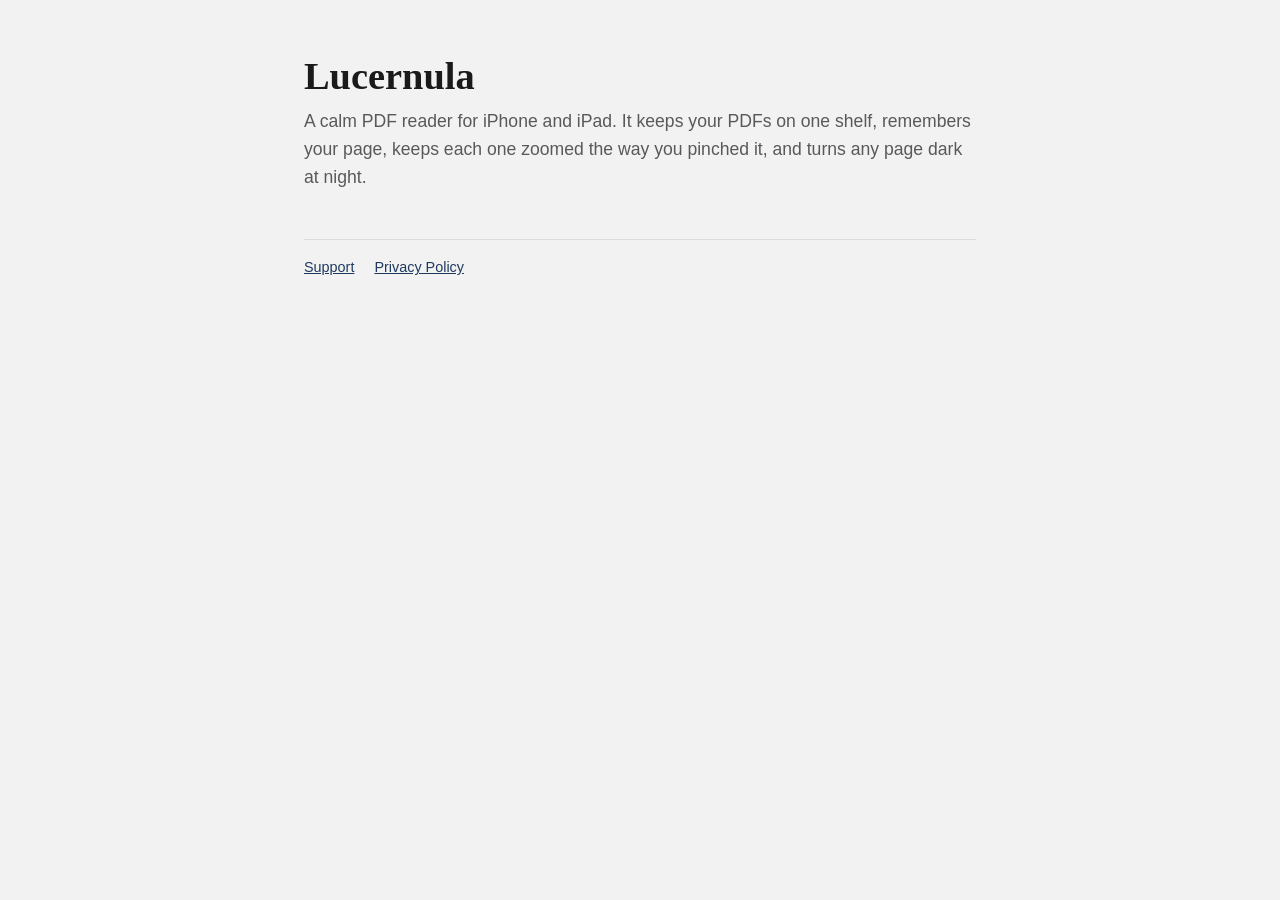
<file: index.html>
<!doctype html>
<html lang="en">
<head>
  <meta charset="utf-8">
  <meta name="viewport" content="width=device-width, initial-scale=1">
  <title>Lucernula</title>
  <meta name="description" content="A calm PDF reader for iPhone and iPad.">
  <link rel="stylesheet" href="style.css">
</head>
<body>
<main>
  <header>
    <h1>Lucernula</h1>
    <p class="lede">A calm PDF reader for iPhone and iPad. It keeps your PDFs on one shelf,
    remembers your page, keeps each one zoomed the way you pinched it, and turns any page dark at night.</p>
  </header>

  <footer>
    <a href="support/">Support</a>
    <a href="privacy/">Privacy Policy</a>
  </footer>
</main>
</body>
</html>
</file>
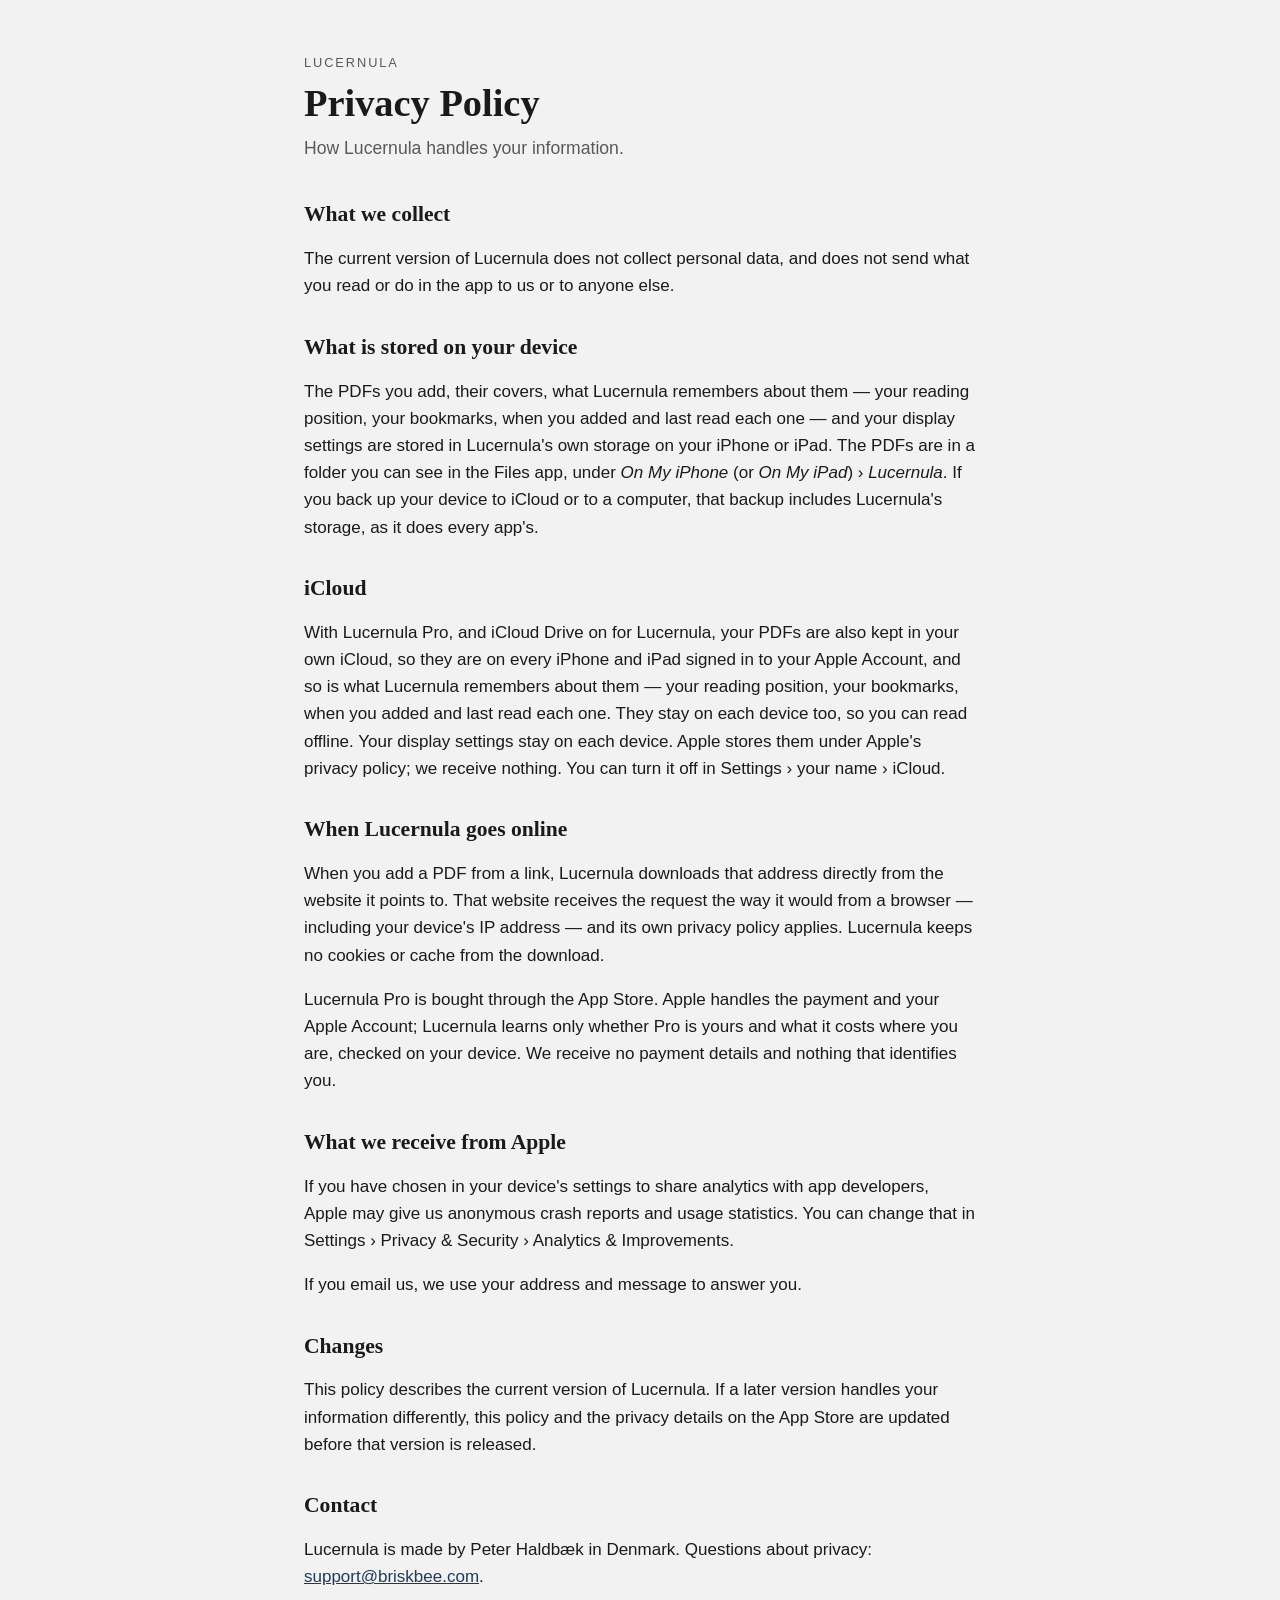
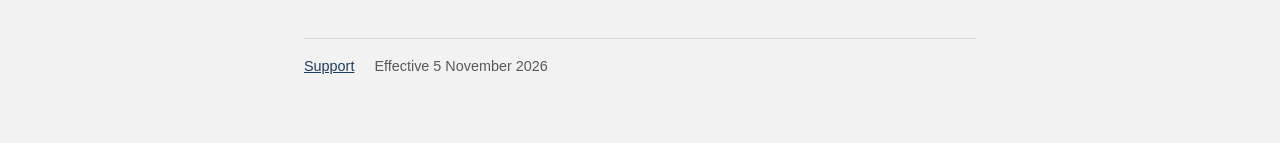
<file: privacy/index.html>
<!doctype html>
<html lang="en">
<head>
  <meta charset="utf-8">
  <meta name="viewport" content="width=device-width, initial-scale=1">
  <title>Lucernula Privacy Policy</title>
  <meta name="description" content="How Lucernula, the PDF reader for iPhone and iPad, handles your information.">
  <link rel="stylesheet" href="../style.css">
</head>
<body>
<main>
  <header>
    <a class="app" href="../">Lucernula</a>
    <h1>Privacy Policy</h1>
    <p class="lede">How Lucernula handles your information.</p>
  </header>

  <h2>What we collect</h2>
  <p>The current version of Lucernula does not collect personal data, and does not send what you read
  or do in the app to us or to anyone else.</p>

  <h2>What is stored on your device</h2>
  <p>The PDFs you add, their covers, what Lucernula remembers about them — your reading position, your
  bookmarks, when you added and last read each one — and your display settings are stored in
  Lucernula's own storage on your iPhone or iPad. The PDFs are in a folder you can see in the Files
  app, under <em>On My iPhone</em> (or <em>On My iPad</em>) › <em>Lucernula</em>. If you back up your
  device to iCloud or to a computer, that backup includes Lucernula's storage, as it does every
  app's.</p>

  <h2>iCloud</h2>
  <p>With Lucernula Pro, and iCloud Drive on for Lucernula, your PDFs are also kept in your own iCloud,
  so they are on every iPhone and iPad signed in to your Apple Account, and so is what Lucernula
  remembers about them — your reading position, your bookmarks, when you added and last read each one.
  They stay on each device too, so you can read offline. Your display settings stay on each device. Apple stores them under Apple's privacy policy; we receive nothing. You can turn
  it off in Settings › your name › iCloud.</p>

  <h2>When Lucernula goes online</h2>
  <p>When you add a PDF from a link, Lucernula downloads that address directly from the website it
  points to. That website receives the request the way it would from a browser — including your
  device's IP address — and its own privacy policy applies. Lucernula keeps no cookies or cache from
  the download.</p>
  <p>Lucernula Pro is bought through the App Store. Apple handles the payment and your Apple Account;
  Lucernula learns only whether Pro is yours and what it costs where you are, checked on your device.
  We receive no payment details and nothing that identifies you.</p>

  <h2>What we receive from Apple</h2>
  <p>If you have chosen in your device's settings to share analytics with app developers, Apple may give
  us anonymous crash reports and usage statistics. You can change that in Settings › Privacy &amp;
  Security › Analytics &amp; Improvements.</p>
  <p>If you email us, we use your address and message to answer you.</p>

  <h2>Changes</h2>
  <p>This policy describes the current version of Lucernula. If a later version handles your
  information differently, this policy and the privacy details on the App Store are updated before that
  version is released.</p>

  <h2>Contact</h2>
  <p>Lucernula is made by Peter Haldbæk in Denmark. Questions about privacy:
  <a href="mailto:support@briskbee.com?subject=Lucernula%20privacy">support@briskbee.com</a>.</p>

  <footer>
    <a href="../support/">Support</a>
    <span>Effective 5 November 2026</span>
  </footer>
</main>
</body>
</html>
</file>
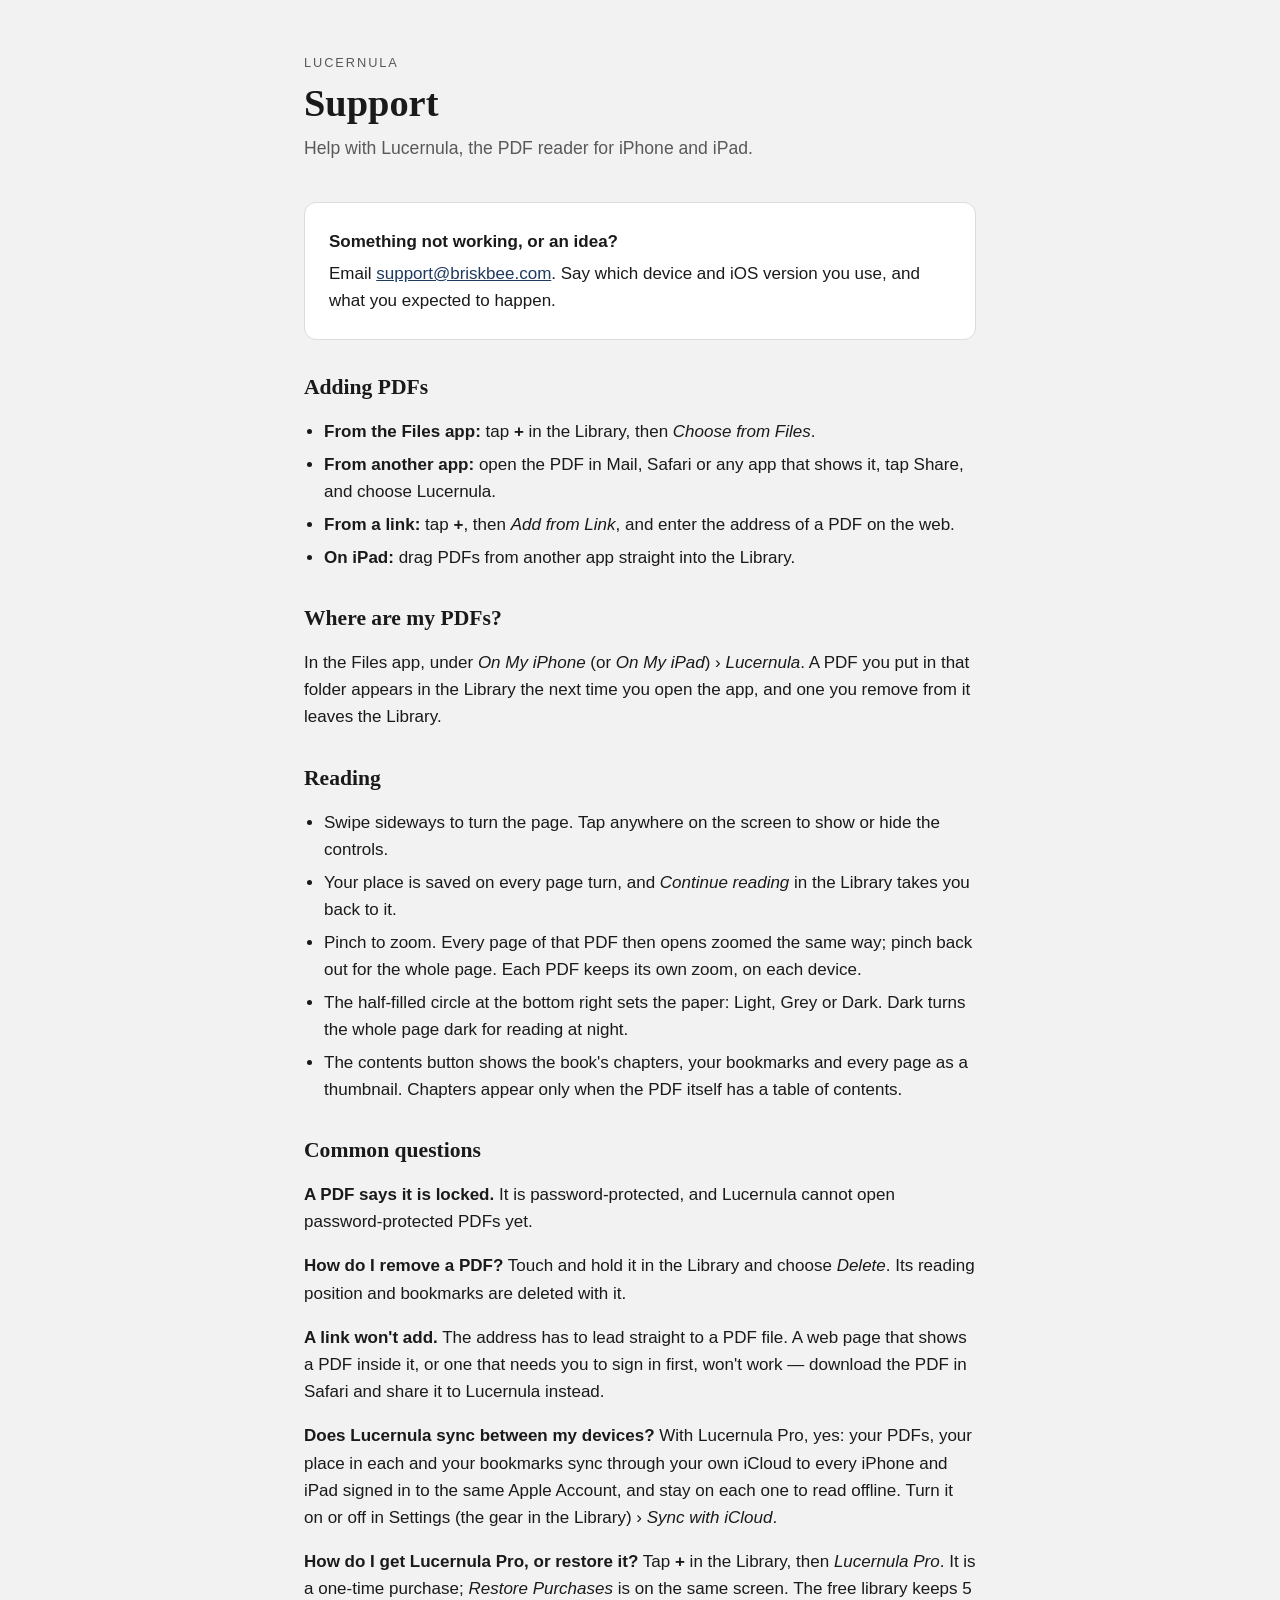
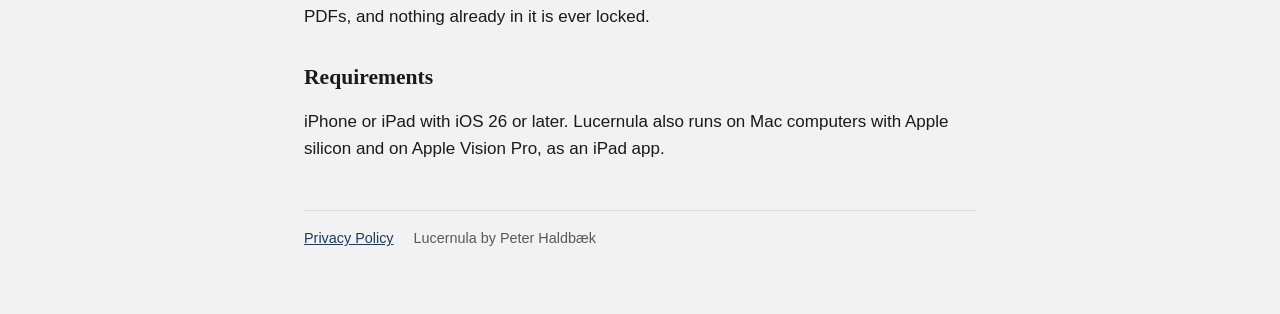
<file: support/index.html>
<!doctype html>
<html lang="en">
<head>
  <meta charset="utf-8">
  <meta name="viewport" content="width=device-width, initial-scale=1">
  <title>Lucernula Support</title>
  <meta name="description" content="Help with Lucernula, the PDF reader for iPhone and iPad.">
  <link rel="stylesheet" href="../style.css">
</head>
<body>
<main>
  <header>
    <a class="app" href="../">Lucernula</a>
    <h1>Support</h1>
    <p class="lede">Help with Lucernula, the PDF reader for iPhone and iPad.</p>
  </header>

  <div class="card">
    <p><strong>Something not working, or an idea?</strong></p>
    <p>Email <a href="mailto:support@briskbee.com?subject=Lucernula">support@briskbee.com</a>.
    Say which device and iOS version you use, and what you expected to happen.</p>
  </div>

  <h2>Adding PDFs</h2>
  <ul>
    <li><strong>From the Files app:</strong> tap <strong>+</strong> in the Library, then
    <em>Choose from Files</em>.</li>
    <li><strong>From another app:</strong> open the PDF in Mail, Safari or any app that shows it, tap
    Share, and choose Lucernula.</li>
    <li><strong>From a link:</strong> tap <strong>+</strong>, then <em>Add from Link</em>, and enter
    the address of a PDF on the web.</li>
    <li><strong>On iPad:</strong> drag PDFs from another app straight into the Library.</li>
  </ul>

  <h2>Where are my PDFs?</h2>
  <p>In the Files app, under <em>On My iPhone</em> (or <em>On My iPad</em>) › <em>Lucernula</em>. A
  PDF you put in that folder appears in the Library the next time you open the app, and one you remove
  from it leaves the Library.</p>

  <h2>Reading</h2>
  <ul>
    <li>Swipe sideways to turn the page. Tap anywhere on the screen to show or hide the controls.</li>
    <li>Your place is saved on every page turn, and <em>Continue reading</em> in the Library takes you
    back to it.</li>
    <li>Pinch to zoom. Every page of that PDF then opens zoomed the same way; pinch back out for the
    whole page. Each PDF keeps its own zoom, on each device.</li>
    <li>The half-filled circle at the bottom right sets the paper: Light, Grey or Dark. Dark turns the
    whole page dark for reading at night.</li>
    <li>The contents button shows the book's chapters, your bookmarks and every page as a thumbnail.
    Chapters appear only when the PDF itself has a table of contents.</li>
  </ul>

  <h2>Common questions</h2>
  <p><strong>A PDF says it is locked.</strong> It is password-protected, and Lucernula cannot open
  password-protected PDFs yet.</p>
  <p><strong>How do I remove a PDF?</strong> Touch and hold it in the Library and choose
  <em>Delete</em>. Its reading position and bookmarks are deleted with it.</p>
  <p><strong>A link won't add.</strong> The address has to lead straight to a PDF file. A web page
  that shows a PDF inside it, or one that needs you to sign in first, won't work — download the PDF in
  Safari and share it to Lucernula instead.</p>
  <p><strong>Does Lucernula sync between my devices?</strong> With Lucernula Pro, yes: your PDFs,
  your place in each and your bookmarks sync through your own iCloud to every iPhone and iPad signed in
  to the same Apple Account, and stay on each one to read offline. Turn it on or off in Settings (the
  gear in the Library) › <em>Sync with iCloud</em>.</p>
  <p><strong>How do I get Lucernula Pro, or restore it?</strong> Tap <strong>+</strong> in the Library,
  then <em>Lucernula Pro</em>. It is a one-time purchase; <em>Restore Purchases</em> is on the same
  screen. The free library keeps 5 PDFs, and nothing already in it is ever locked.</p>

  <h2>Requirements</h2>
  <p>iPhone or iPad with iOS 26 or later. Lucernula also runs on Mac computers with Apple silicon and
  on Apple Vision Pro, as an iPad app.</p>

  <footer>
    <a href="../privacy/">Privacy Policy</a>
    <span>Lucernula by Peter Haldbæk</span>
  </footer>
</main>
</body>
</html>
</file>
<file: style.css>
/* The Lucernula pages: the app's greys and a book face, no web fonts, light and dark. */
:root {
  --ground: #f2f2f2;
  --card: #ffffff;
  --ink: #1a1a1a;
  --muted: #595959;
  --rule: #dcdcdc;
  --accent: #1f3a5f;
  color-scheme: light dark;
}

@media (prefers-color-scheme: dark) {
  :root {
    --ground: #1c1c1c;
    --card: #262626;
    --ink: #ededed;
    --muted: #a6a6a6;
    --rule: #3a3a3a;
    --accent: #9fb7d6;
  }
}

* { box-sizing: border-box; }

body {
  margin: 0;
  background: var(--ground);
  color: var(--ink);
  font: 17px/1.6 -apple-system, BlinkMacSystemFont, "Helvetica Neue", Helvetica, Arial, sans-serif;
  -webkit-text-size-adjust: 100%;
}

main {
  max-width: 44rem;
  margin: 0 auto;
  padding: 3rem 1rem 4rem;
}

header { margin-bottom: 2.5rem; }

.app {
  color: var(--muted);
  font-size: 0.8rem;
  letter-spacing: 0.15em;
  text-transform: uppercase;
  text-decoration: none;
}

h1, h2 {
  font-family: "Iowan Old Style", "Palatino Linotype", Palatino, Georgia, serif;
  line-height: 1.2;
}

h1 { font-size: 2.4rem; margin: 0.3rem 0 0.5rem; }
h2 { font-size: 1.35rem; margin: 2.2rem 0 0.5rem; }

.lede { color: var(--muted); font-size: 1.1rem; margin: 0; }

a { color: var(--accent); }

.card {
  background: var(--card);
  border: 1px solid var(--rule);
  border-radius: 12px;
  padding: 1.25rem 1.5rem;
  margin: 2rem 0;
}

.card p { margin: 0.3rem 0; }

ul { padding-left: 1.25rem; }
li { margin: 0.35rem 0; }

footer {
  border-top: 1px solid var(--rule);
  margin-top: 3rem;
  padding-top: 1rem;
  color: var(--muted);
  font-size: 0.9rem;
}

footer a { margin-right: 1rem; }
</file>
